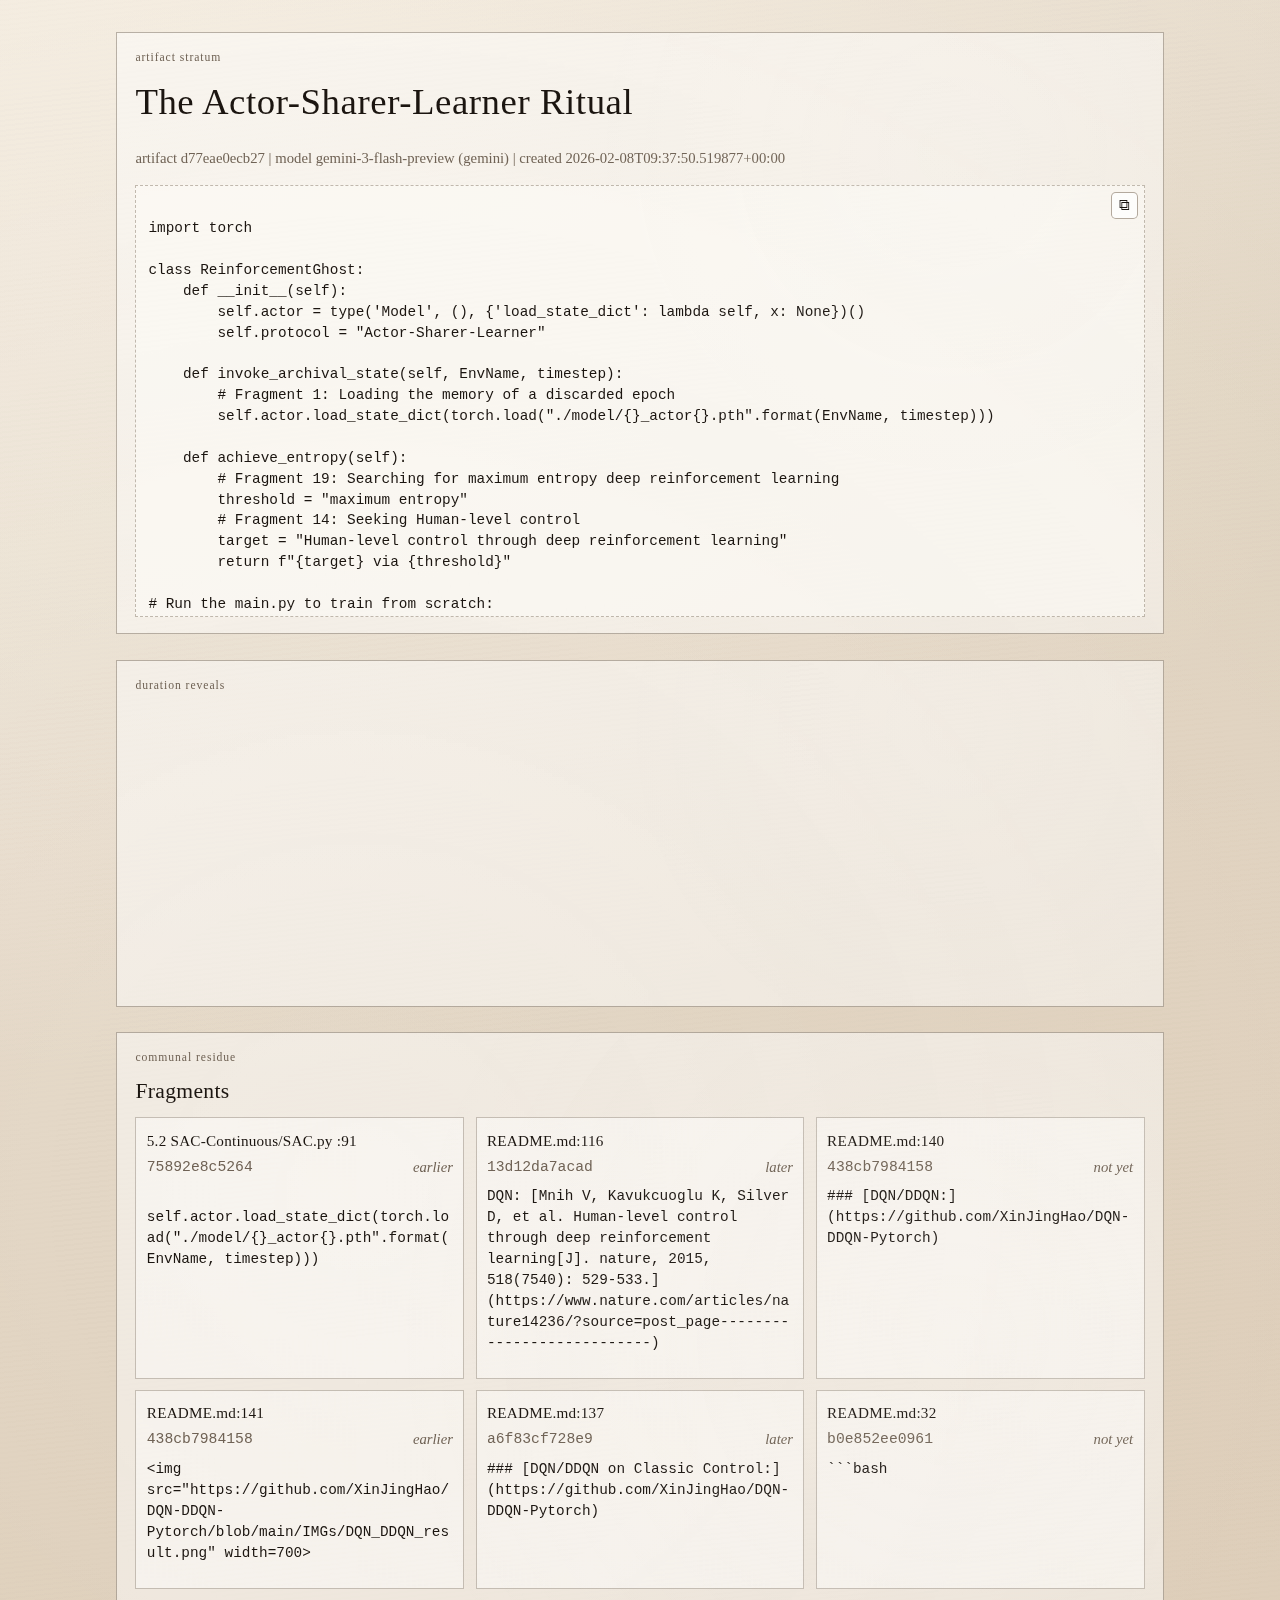
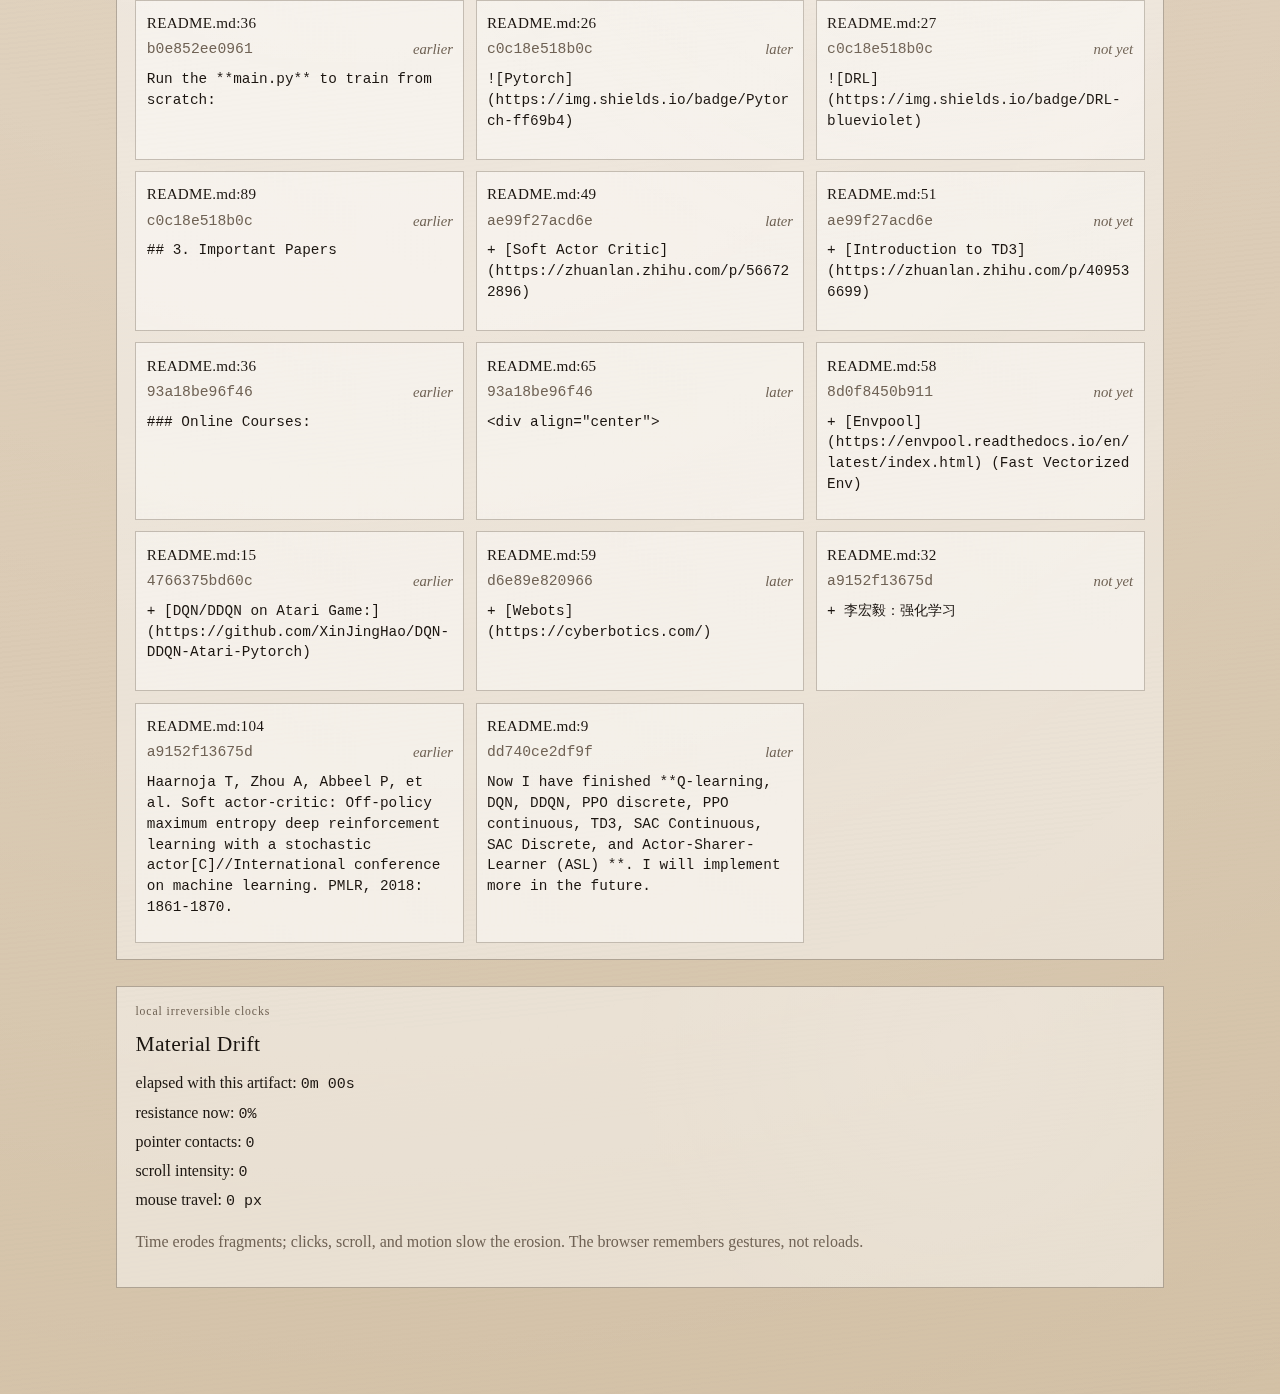
<file: docs/index.html>
<!doctype html>
<html lang="en">
  <head>
    <meta charset="utf-8" />
    <meta name="viewport" content="width=device-width, initial-scale=1" />
    <title>code-landscrap demo</title>
    <meta http-equiv="refresh" content="0; url=artifacts/d77eae0ecb27/artifact.html" />
  </head>
  <body>
    <p>
      Redirecting to the demo artifact…
      <a href="artifacts/d77eae0ecb27/artifact.html">Open it</a>.
    </p>
  </body>
</html>
</file>
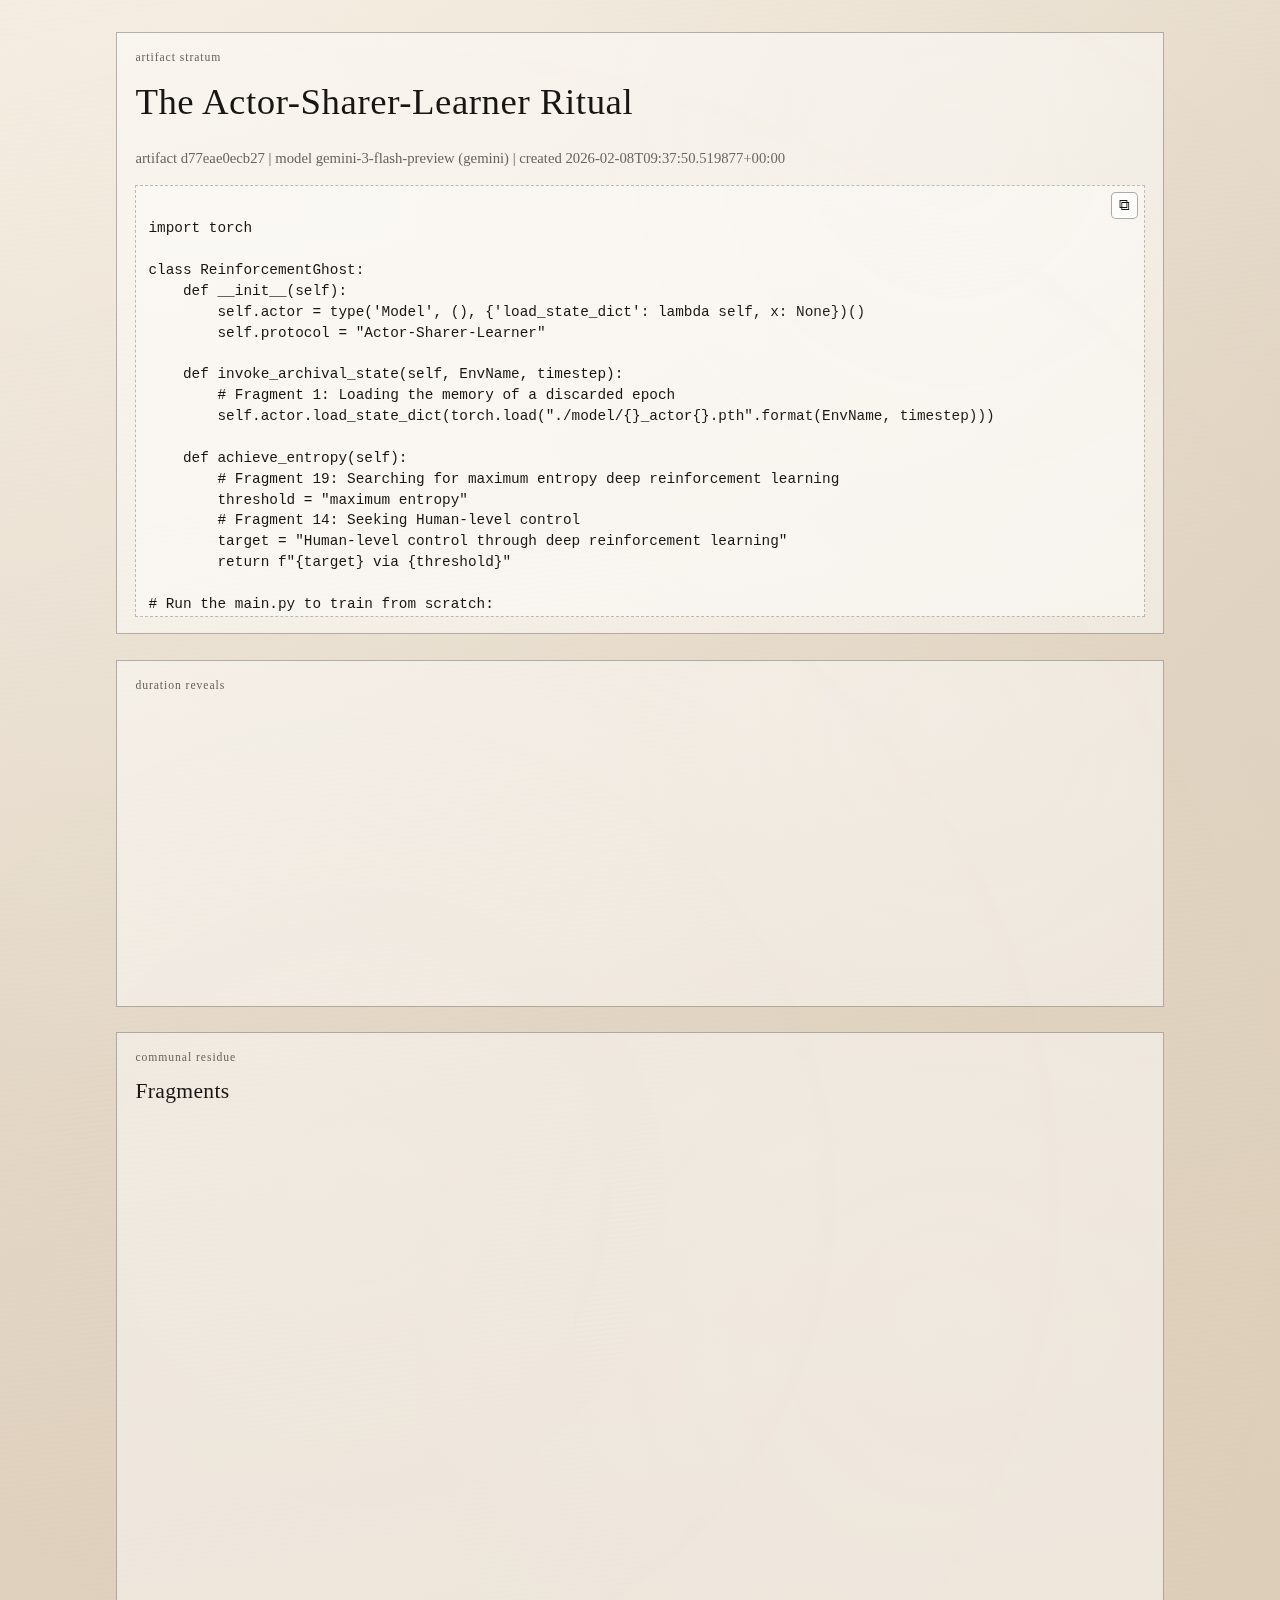
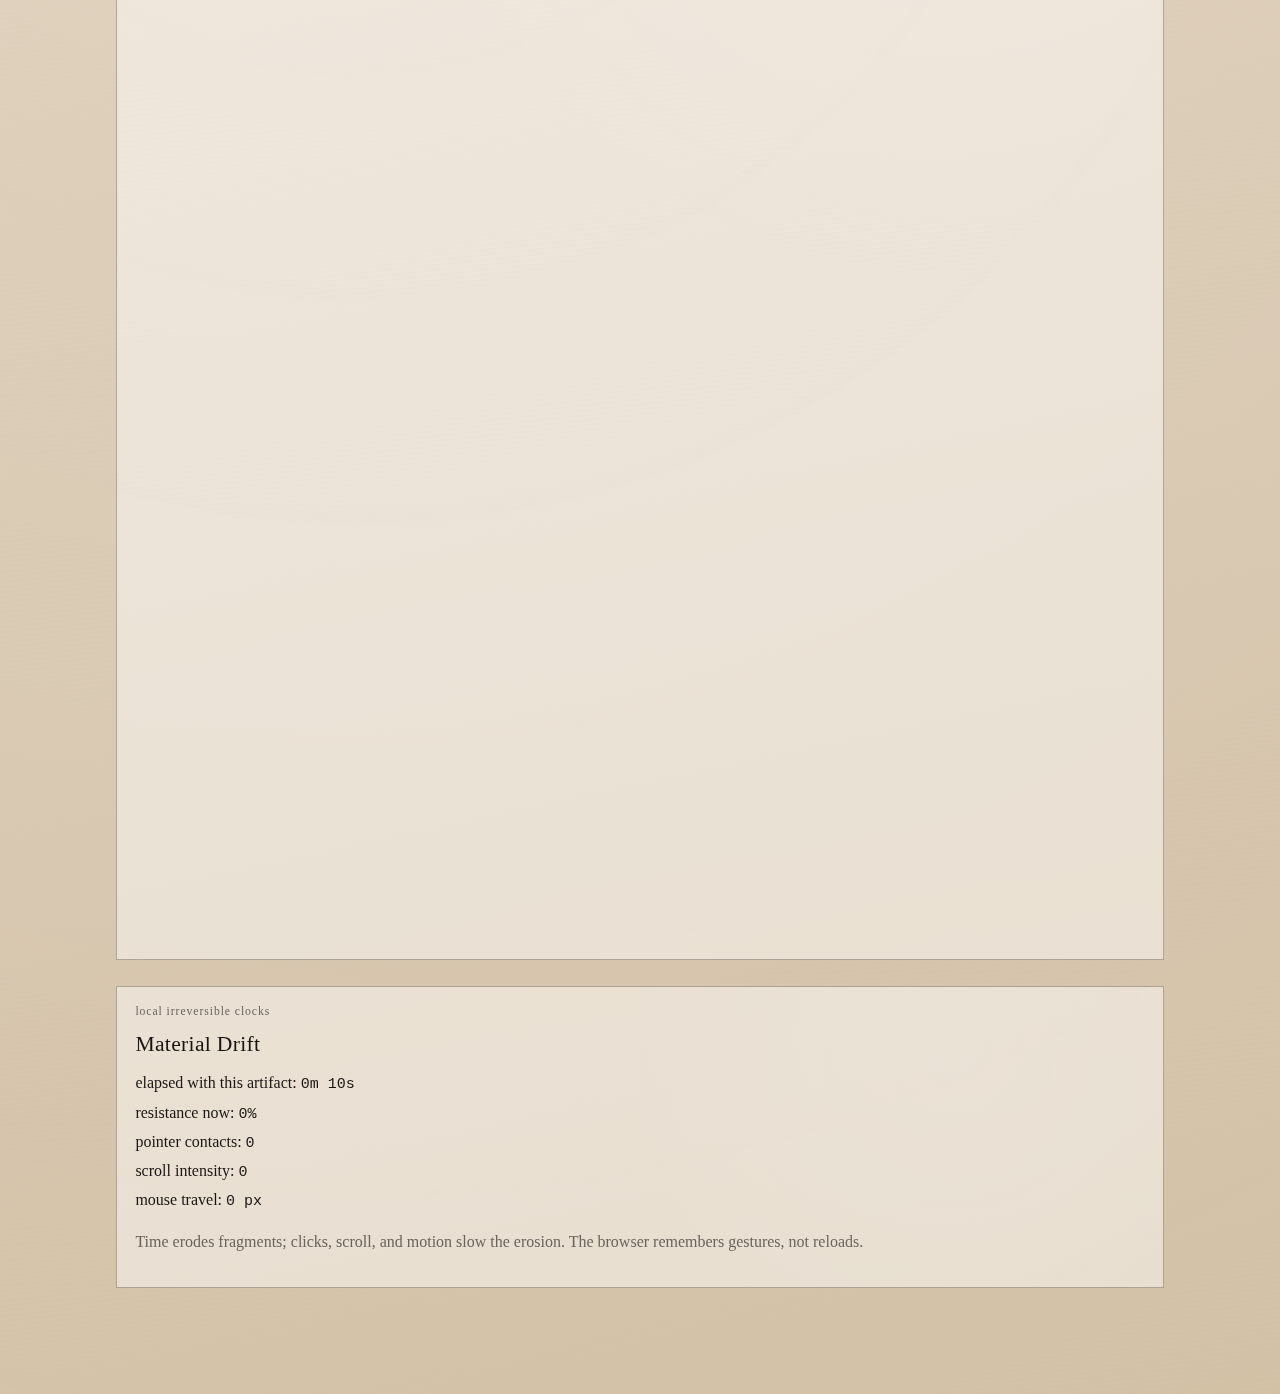
<file: docs/artifacts/d77eae0ecb27/artifact.html>
<!doctype html>
<html lang="en">
<head>
  <meta charset="utf-8" />
  <meta name="viewport" content="width=device-width, initial-scale=1" />
  <title>The Actor-Sharer-Learner Ritual</title>
  <style>
    :root {
      --paper: #efe8dd;
      --dust: #d8ccb9;
      --ink: #1b1510;
      --muted: #6f6254;
      --line: rgba(67, 54, 38, 0.25);
      --erosion: 0;
      --scroll-y: 0;
      --fast-wave: 0;
      --sat: calc(1 - (var(--erosion) * 0.45));
    }
    * {
      box-sizing: border-box;
    }
    html,
    body {
      margin: 0;
      padding: 0;
    }
    body {
      color: var(--ink);
      font-family: "Iowan Old Style", "Palatino Linotype", "Book Antiqua", Palatino, serif;
      line-height: 1.6;
      background:
        radial-gradient(circle at 16% -10%, rgba(248, 241, 229, 0.9), transparent 40%),
        radial-gradient(circle at 92% 10%, rgba(211, 194, 168, 0.35), transparent 44%),
        linear-gradient(168deg, #ede5d9 0%, #dfd0bc 48%, #d3c1a6 100%);
      filter: saturate(var(--sat));
      min-height: 100vh;
    }
    body::before {
      content: "";
      position: fixed;
      inset: 0;
      pointer-events: none;
      background:
        repeating-linear-gradient(
          -6deg,
          rgba(73, 58, 38, 0.015) 0 2px,
          rgba(255, 255, 255, 0) 2px 5px
        ),
        radial-gradient(circle at 28% 40%, rgba(255, 255, 255, 0.14), rgba(255, 255, 255, 0));
      mix-blend-mode: multiply;
      opacity: calc(0.42 - (var(--erosion) * 0.16));
    }
    .temporal-field {
      width: min(1080px, 100%);
      margin: 0 auto;
      padding: 2rem 1rem 5rem;
      position: relative;
    }
    .stratum {
      position: relative;
      margin: 0 0 1.6rem;
      border: 1px solid var(--line);
      background: rgba(255, 255, 255, 0.46);
      backdrop-filter: blur(2px);
      padding: 1rem 1.15rem;
      transform: translateY(calc(var(--scroll-y) * -0.006px));
      transition:
        opacity 1000ms cubic-bezier(0.16, 0.06, 0.09, 0.99),
        border-color 1500ms cubic-bezier(0.16, 0.06, 0.09, 0.99);
    }
    .stratum::after {
      content: "";
      position: absolute;
      inset: 0;
      pointer-events: none;
      background: radial-gradient(circle at 80% 20%, rgba(255, 255, 255, 0.22), transparent 38%);
      opacity: calc(0.3 + (var(--fast-wave) * 0.08));
    }
    h1,
    h2,
    h3 {
      margin: 0 0 0.55rem;
      letter-spacing: 0.015em;
      font-weight: 500;
    }
    h1 {
      font-size: clamp(1.55rem, 3.8vw, 2.3rem);
    }
    h2 {
      font-size: clamp(1.05rem, 2.6vw, 1.35rem);
    }
    .meta,
    .time-note,
    .fragment-meta {
      color: var(--muted);
      font-size: 0.92rem;
    }
    .kicker {
      margin: 0 0 0.35rem;
      color: var(--muted);
      letter-spacing: 0.08em;
      text-transform: lowercase;
      font-size: 0.73rem;
    }
    code,
    pre {
      font-family: "IBM Plex Mono", "Courier New", Courier, monospace;
    }
    pre {
      margin: 0;
      white-space: pre-wrap;
      overflow-wrap: anywhere;
      line-height: 1.45;
      font-size: 0.9rem;
    }
    .artifact-code-shell {
      position: relative;
    }
    .artifact-code {
      padding: 2rem 0.75rem 0.75rem;
      border: 1px dashed rgba(84, 67, 46, 0.35);
      background: rgba(252, 250, 245, 0.62);
      max-height: 48vh;
      overflow: auto;
    }
    .code-copy-button {
      position: absolute;
      top: 0.4rem;
      right: 0.4rem;
      z-index: 1;
      border: 1px solid rgba(86, 66, 43, 0.45);
      background: rgba(255, 255, 255, 0.74);
      color: var(--ink);
      width: 1.7rem;
      height: 1.7rem;
      border-radius: 0.3rem;
      font-size: 0.92rem;
      line-height: 1;
      display: inline-flex;
      align-items: center;
      justify-content: center;
      cursor: pointer;
      transition:
        background-color 180ms ease,
        border-color 180ms ease,
        transform 180ms ease;
    }
    .code-copy-button:hover,
    .code-copy-button:focus-visible {
      background: rgba(255, 255, 255, 0.95);
      border-color: rgba(86, 66, 43, 0.7);
      transform: translateY(-1px);
    }
    .code-copy-button:focus-visible {
      outline: 2px solid rgba(86, 66, 43, 0.42);
      outline-offset: 2px;
    }
    .code-copy-button.is-copied {
      background: rgba(218, 243, 214, 0.92);
      border-color: rgba(54, 122, 63, 0.55);
    }
    .code-copy-button.is-failed {
      background: rgba(251, 223, 216, 0.95);
      border-color: rgba(145, 51, 35, 0.55);
    }
    .duration-gated {
      opacity: 1;
      transform: translateY(0);
    }
    body.js-temporal .duration-gated {
      opacity: 0;
      transform: translateY(8px);
      transition:
        opacity 1700ms cubic-bezier(0.09, 0.17, 0.06, 1),
        transform 1700ms cubic-bezier(0.09, 0.17, 0.06, 1);
    }
    body.js-temporal .duration-gated.is-revealed {
      opacity: 1;
      transform: translateY(0);
    }
    .fragment-grid {
      display: grid;
      grid-template-columns: repeat(auto-fit, minmax(250px, 1fr));
      gap: 0.7rem;
    }
	    .fragment {
	      --fragment-erosion: 0;
	      position: relative;
	      border: 1px solid rgba(78, 64, 44, 0.3);
	      background: rgba(255, 255, 255, 0.45);
	      padding: 0.65rem;
	      min-height: 10rem;
	      overflow: hidden;
	      opacity: calc(1 - var(--fragment-erosion, 0));
	      filter:
	        blur(calc(var(--fragment-erosion, 0) * 1.4px))
	        grayscale(calc(var(--fragment-erosion, 0) * 0.95));
	      transition:
	        opacity 1600ms cubic-bezier(0.16, 0.06, 0.09, 0.99),
	        filter 1600ms cubic-bezier(0.16, 0.06, 0.09, 0.99);
	    }
	    .fragment::before {
	      content: "";
	      position: absolute;
	      inset: 0;
	      pointer-events: none;
	      opacity: calc(0.03 + (var(--erosion, 0) * 0.09));
	      mix-blend-mode: multiply;
	      background-size: 220px 220px;
	      background-image:
	        repeating-linear-gradient(
	          0deg,
	          rgba(66, 53, 37, 0.06) 0,
	          rgba(66, 53, 37, 0.06) 1px,
	          transparent 1px,
	          transparent 4px
	        ),
	        repeating-linear-gradient(
	          90deg,
	          rgba(66, 53, 37, 0.04) 0,
	          rgba(66, 53, 37, 0.04) 1px,
	          transparent 1px,
	          transparent 6px
	        ),
	        radial-gradient(circle at 20% 30%, rgba(66, 53, 37, 0.08), transparent 55%),
	        radial-gradient(circle at 72% 64%, rgba(66, 53, 37, 0.06), transparent 62%);
	      animation: fragment-noise 920ms steps(2, end) infinite;
	    }
	    @keyframes fragment-noise {
	      0% {
	        transform: translate3d(0, 0, 0);
	        filter: contrast(115%) brightness(105%);
	      }
	      22% {
	        transform: translate3d(1px, -1px, 0);
	      }
	      45% {
	        transform: translate3d(-1px, 1px, 0);
	      }
	      70% {
	        transform: translate3d(2px, 0, 0);
	      }
	      100% {
	        transform: translate3d(0, 0, 0);
	        filter: contrast(120%) brightness(108%);
	      }
	    }
		    .fragment.is-erased {
		      opacity: 0;
		      filter: blur(2px) grayscale(1);
		      pointer-events: none;
		    }
    .fragment-head {
      margin-bottom: 0.45rem;
    }
    .fragment h3 {
      font-size: 0.95rem;
      margin-bottom: 0.18rem;
    }
    .fragment-meta {
      margin: 0;
      display: flex;
      justify-content: space-between;
      gap: 0.5rem;
    }
    .relative-marker {
      font-style: italic;
    }
    .fragment-echo {
      margin-top: 0.4rem;
      padding-top: 0.4rem;
      border-top: 1px dashed rgba(86, 66, 43, 0.28);
      opacity: 0;
      max-height: 0;
      overflow: hidden;
      transition:
        opacity 1400ms cubic-bezier(0.16, 0.06, 0.09, 0.99),
        max-height 1400ms cubic-bezier(0.16, 0.06, 0.09, 0.99);
    }
    .fragment-echo p {
      margin: 0 0 0.35rem;
      color: var(--muted);
      font-size: 0.77rem;
    }
    .fragment.is-active .fragment-echo,
    .fragment:focus-within .fragment-echo {
      opacity: 1;
      max-height: 20rem;
    }
    .drift {
      transform: translateY(calc(var(--scroll-y) * var(--drift-rate, 0.02) * -0.02px));
    }
    .residue-layer {
      position: fixed;
      inset: 0;
      pointer-events: none;
      overflow: hidden;
      z-index: 5;
    }
    .residue-dot {
      position: absolute;
      width: 7px;
      height: 7px;
      border-radius: 999px;
      background: rgba(66, 53, 37, 0.21);
      filter: blur(0.5px);
    }
    .clock-row {
      margin: 0.2rem 0;
    }
    .clock-row code {
      font-size: 0.94rem;
    }
    .muted {
      color: var(--muted);
    }
    .minute-shift .stratum {
      border-color: rgba(78, 64, 44, 0.38);
    }
    @media (max-width: 760px) {
      .temporal-field {
        padding: 1rem 0.72rem 4rem;
      }
      .stratum {
        padding: 0.8rem 0.82rem;
      }
      .artifact-code {
        max-height: 42vh;
      }
    }
	    @media (prefers-reduced-motion: reduce) {
	      .stratum,
	      .fragment,
	      .duration-gated,
	      .fragment-echo {
	        transition: none;
	      }
	      .fragment::before {
	        animation: none;
	      }
	      .drift {
	        transform: none;
	      }
	    }

  </style>
</head>
<body>
  <main class="temporal-field" data-artifact-id="d77eae0ecb27" data-fragment-total="20">
    <section class="stratum resistance-zone" data-resistance="0.32">
      <p class="kicker">artifact stratum</p>
      <h1 class="drift" style="--drift-rate:0.14;">The Actor-Sharer-Learner Ritual</h1>
      <p class="meta">artifact d77eae0ecb27 | model gemini-3-flash-preview (gemini) | created 2026-02-08T09:37:50.519877+00:00</p>
      <div class="artifact-code-shell">
        <button
          class="code-copy-button"
          type="button"
          data-copy-target="artifact-code-block"
          aria-label="Copy artifact code"
          title="Copy code"
        >⧉</button>
        <pre class="artifact-code" id="artifact-code-block"><code>import torch

class ReinforcementGhost:
    def __init__(self):
        self.actor = type('Model', (), {'load_state_dict': lambda self, x: None})()
        self.protocol = &quot;Actor-Sharer-Learner&quot;

    def invoke_archival_state(self, EnvName, timestep):
        # Fragment 1: Loading the memory of a discarded epoch
        self.actor.load_state_dict(torch.load(&quot;./model/{}_actor{}.pth&quot;.format(EnvName, timestep)))

    def achieve_entropy(self):
        # Fragment 19: Searching for maximum entropy deep reinforcement learning
        threshold = &quot;maximum entropy&quot;
        # Fragment 14: Seeking Human-level control
        target = &quot;Human-level control through deep reinforcement learning&quot;
        return f&quot;{target} via {threshold}&quot;

# Run the main.py to train from scratch:
def cycle_of_becoming():
    ghost = ReinforcementGhost()
    
    # Fragment 10: Defining the Classic Control boundaries
    environment = &quot;DQN/DDQN on Classic Control&quot;
    
    # Fragment 8: Accelerating through the Fast Vectorized Env
    acceleration = &quot;Fast Vectorized Env&quot;
    
    # Fragment 9: The catalog of completed evolutions
    history = [&quot;Q-learning&quot;, &quot;DQN&quot;, &quot;DDQN&quot;, &quot;SAC-Continuous&quot;, &quot;Actor-Sharer-Learner&quot;]
    
    print(f&quot;Initiating {ghost.protocol} on {environment} using {acceleration}&quot;)
    ghost.invoke_archival_state(&quot;SAC-Continuous&quot;, &quot;scratch&quot;)
    return ghost.achieve_entropy()</code></pre>
      </div>
    </section>

    <section class="stratum resistance-zone" data-resistance="0.18">
      <p class="kicker">duration reveals</p>
      <p class="duration-gated" data-reveal-after="5">This piece reimagines the Deep Reinforcement Learning pipeline not as a mathematical optimization, but as a recursive ritual of 'becoming.' By treating bibliographical citations and technical fragments as tangible model weights, the code attempts to bridge the gap between human research documentation and machine execution. The 'Actor-Sharer-Learner' triad, originally a parallel computing architecture, is transformed here into a trinity of conceptual existence. The 'Maximum Entropy' described in the Soft Actor Critic fragments is repurposed as a creative threshold, where the system oscillates between the rigidity of archival code and the surreal aspiration of reaching 'Human-level control.' The resulting artifact acts as a digital ghost, eternally loading its own discarded history to train for a future that has already been recorded in a README file.</p>
      <p class="duration-gated time-note" data-reveal-after="5">I combined the functional Pytorch loading logic with the descriptive metadata found in the project's documentation. The transformation process involved elevating markdown list items (like 'Classic Control' and 'Fast Vectorized Env') into operational constants within a Python class structure. The preservation of the 'Actor-Sharer-Learner' (ASL) token served as the structural backbone, turning a distributed training strategy into a conceptual protocol. Traceable lineage is maintained through exact token matches including 'self.actor.load_state_dict', 'maximum entropy', and 'Human-level control'.</p>
    </section>

    <section class="stratum resistance-zone" data-resistance="0.1">
      <p class="kicker">communal residue</p>
      <h2>Fragments</h2>
      <div class="fragment-grid">
        <article class="fragment drift" data-drift="0.018" data-fragment-index="0">
<header class="fragment-head">
<h3>5.2 SAC-Continuous/SAC.py	:91</h3>
<p class="fragment-meta"><code>75892e8c5264</code> <span class="relative-marker">earlier</span></p>
</header>
<pre><code>		self.actor.load_state_dict(torch.load(&quot;./model/{}_actor{}.pth&quot;.format(EnvName, timestep)))</code></pre>
<div class="fragment-echo" aria-hidden="true">
<p>earlier/later traces</p>
<pre><code>		self.actor.load_state_dict(torch.load(&quot;./model/{}_actor{}.pth&quot;.format(EnvName, timestep)))</code></pre>
<pre><code>DQN: [Mnih V, Kavukcuoglu K, Silver D, et al. Human-level control through deep reinforcement learning[J]. nature, 2015, 518(7540): 529-533.](https://www.nature.com/articles/nature14236/?source=post_page---------------------------)</code></pre>
</div>
</article><article class="fragment drift" data-drift="0.027" data-fragment-index="1">
<header class="fragment-head">
<h3>README.md:116</h3>
<p class="fragment-meta"><code>13d12da7acad</code> <span class="relative-marker">later</span></p>
</header>
<pre><code>DQN: [Mnih V, Kavukcuoglu K, Silver D, et al. Human-level control through deep reinforcement learning[J]. nature, 2015, 518(7540): 529-533.](https://www.nature.com/articles/nature14236/?source=post_page---------------------------)</code></pre>
<div class="fragment-echo" aria-hidden="true">
<p>earlier/later traces</p>
<pre><code>		self.actor.load_state_dict(torch.load(&quot;./model/{}_actor{}.pth&quot;.format(EnvName, timestep)))</code></pre>
<pre><code>### [DQN/DDQN:](https://github.com/XinJingHao/DQN-DDQN-Pytorch)</code></pre>
</div>
</article><article class="fragment drift" data-drift="0.036" data-fragment-index="2">
<header class="fragment-head">
<h3>README.md:140</h3>
<p class="fragment-meta"><code>438cb7984158</code> <span class="relative-marker">not yet</span></p>
</header>
<pre><code>### [DQN/DDQN:](https://github.com/XinJingHao/DQN-DDQN-Pytorch)</code></pre>
<div class="fragment-echo" aria-hidden="true">
<p>earlier/later traces</p>
<pre><code>DQN: [Mnih V, Kavukcuoglu K, Silver D, et al. Human-level control through deep reinforcement learning[J]. nature, 2015, 518(7540): 529-533.](https://www.nature.com/articles/nature14236/?source=post_page---------------------------)</code></pre>
<pre><code>&lt;img src=&quot;https://github.com/XinJingHao/DQN-DDQN-Pytorch/blob/main/IMGs/DQN_DDQN_result.png&quot; width=700&gt;</code></pre>
</div>
</article><article class="fragment drift" data-drift="0.045" data-fragment-index="3">
<header class="fragment-head">
<h3>README.md:141</h3>
<p class="fragment-meta"><code>438cb7984158</code> <span class="relative-marker">earlier</span></p>
</header>
<pre><code>&lt;img src=&quot;https://github.com/XinJingHao/DQN-DDQN-Pytorch/blob/main/IMGs/DQN_DDQN_result.png&quot; width=700&gt;</code></pre>
<div class="fragment-echo" aria-hidden="true">
<p>earlier/later traces</p>
<pre><code>### [DQN/DDQN:](https://github.com/XinJingHao/DQN-DDQN-Pytorch)</code></pre>
<pre><code>### [DQN/DDQN on Classic Control:](https://github.com/XinJingHao/DQN-DDQN-Pytorch)</code></pre>
</div>
</article><article class="fragment drift" data-drift="0.054" data-fragment-index="4">
<header class="fragment-head">
<h3>README.md:137</h3>
<p class="fragment-meta"><code>a6f83cf728e9</code> <span class="relative-marker">later</span></p>
</header>
<pre><code>### [DQN/DDQN on Classic Control:](https://github.com/XinJingHao/DQN-DDQN-Pytorch)</code></pre>
<div class="fragment-echo" aria-hidden="true">
<p>earlier/later traces</p>
<pre><code>&lt;img src=&quot;https://github.com/XinJingHao/DQN-DDQN-Pytorch/blob/main/IMGs/DQN_DDQN_result.png&quot; width=700&gt;</code></pre>
<pre><code>```bash</code></pre>
</div>
</article><article class="fragment drift" data-drift="0.018" data-fragment-index="5">
<header class="fragment-head">
<h3>README.md:32</h3>
<p class="fragment-meta"><code>b0e852ee0961</code> <span class="relative-marker">not yet</span></p>
</header>
<pre><code>```bash</code></pre>
<div class="fragment-echo" aria-hidden="true">
<p>earlier/later traces</p>
<pre><code>### [DQN/DDQN on Classic Control:](https://github.com/XinJingHao/DQN-DDQN-Pytorch)</code></pre>
<pre><code>Run the **main.py** to train from scratch:</code></pre>
</div>
</article><article class="fragment drift" data-drift="0.027" data-fragment-index="6">
<header class="fragment-head">
<h3>README.md:36</h3>
<p class="fragment-meta"><code>b0e852ee0961</code> <span class="relative-marker">earlier</span></p>
</header>
<pre><code>Run the **main.py** to train from scratch:</code></pre>
<div class="fragment-echo" aria-hidden="true">
<p>earlier/later traces</p>
<pre><code>```bash</code></pre>
<pre><code>![Pytorch](https://img.shields.io/badge/Pytorch-ff69b4)</code></pre>
</div>
</article><article class="fragment drift" data-drift="0.036" data-fragment-index="7">
<header class="fragment-head">
<h3>README.md:26</h3>
<p class="fragment-meta"><code>c0c18e518b0c</code> <span class="relative-marker">later</span></p>
</header>
<pre><code>![Pytorch](https://img.shields.io/badge/Pytorch-ff69b4)</code></pre>
<div class="fragment-echo" aria-hidden="true">
<p>earlier/later traces</p>
<pre><code>Run the **main.py** to train from scratch:</code></pre>
<pre><code>![DRL](https://img.shields.io/badge/DRL-blueviolet)</code></pre>
</div>
</article><article class="fragment drift" data-drift="0.045" data-fragment-index="8">
<header class="fragment-head">
<h3>README.md:27</h3>
<p class="fragment-meta"><code>c0c18e518b0c</code> <span class="relative-marker">not yet</span></p>
</header>
<pre><code>![DRL](https://img.shields.io/badge/DRL-blueviolet)</code></pre>
<div class="fragment-echo" aria-hidden="true">
<p>earlier/later traces</p>
<pre><code>![Pytorch](https://img.shields.io/badge/Pytorch-ff69b4)</code></pre>
<pre><code>## 3. Important Papers</code></pre>
</div>
</article><article class="fragment drift" data-drift="0.054" data-fragment-index="9">
<header class="fragment-head">
<h3>README.md:89</h3>
<p class="fragment-meta"><code>c0c18e518b0c</code> <span class="relative-marker">earlier</span></p>
</header>
<pre><code>## 3. Important Papers</code></pre>
<div class="fragment-echo" aria-hidden="true">
<p>earlier/later traces</p>
<pre><code>![DRL](https://img.shields.io/badge/DRL-blueviolet)</code></pre>
<pre><code>+ [Soft Actor Critic](https://zhuanlan.zhihu.com/p/566722896)</code></pre>
</div>
</article><article class="fragment drift" data-drift="0.018" data-fragment-index="10">
<header class="fragment-head">
<h3>README.md:49</h3>
<p class="fragment-meta"><code>ae99f27acd6e</code> <span class="relative-marker">later</span></p>
</header>
<pre><code>+ [Soft Actor Critic](https://zhuanlan.zhihu.com/p/566722896)</code></pre>
<div class="fragment-echo" aria-hidden="true">
<p>earlier/later traces</p>
<pre><code>## 3. Important Papers</code></pre>
<pre><code>+ [Introduction to TD3](https://zhuanlan.zhihu.com/p/409536699)</code></pre>
</div>
</article><article class="fragment drift" data-drift="0.027" data-fragment-index="11">
<header class="fragment-head">
<h3>README.md:51</h3>
<p class="fragment-meta"><code>ae99f27acd6e</code> <span class="relative-marker">not yet</span></p>
</header>
<pre><code>+ [Introduction to TD3](https://zhuanlan.zhihu.com/p/409536699)</code></pre>
<div class="fragment-echo" aria-hidden="true">
<p>earlier/later traces</p>
<pre><code>+ [Soft Actor Critic](https://zhuanlan.zhihu.com/p/566722896)</code></pre>
<pre><code>### Online Courses:</code></pre>
</div>
</article><article class="fragment drift" data-drift="0.036" data-fragment-index="12">
<header class="fragment-head">
<h3>README.md:36</h3>
<p class="fragment-meta"><code>93a18be96f46</code> <span class="relative-marker">earlier</span></p>
</header>
<pre><code>### Online Courses:</code></pre>
<div class="fragment-echo" aria-hidden="true">
<p>earlier/later traces</p>
<pre><code>+ [Introduction to TD3](https://zhuanlan.zhihu.com/p/409536699)</code></pre>
<pre><code>&lt;div align=&quot;center&quot;&gt;</code></pre>
</div>
</article><article class="fragment drift" data-drift="0.045" data-fragment-index="13">
<header class="fragment-head">
<h3>README.md:65</h3>
<p class="fragment-meta"><code>93a18be96f46</code> <span class="relative-marker">later</span></p>
</header>
<pre><code>&lt;div align=&quot;center&quot;&gt;</code></pre>
<div class="fragment-echo" aria-hidden="true">
<p>earlier/later traces</p>
<pre><code>### Online Courses:</code></pre>
<pre><code>+ [Envpool](https://envpool.readthedocs.io/en/latest/index.html) (Fast Vectorized Env)</code></pre>
</div>
</article><article class="fragment drift" data-drift="0.054" data-fragment-index="14">
<header class="fragment-head">
<h3>README.md:58</h3>
<p class="fragment-meta"><code>8d0f8450b911</code> <span class="relative-marker">not yet</span></p>
</header>
<pre><code>+ [Envpool](https://envpool.readthedocs.io/en/latest/index.html) (Fast Vectorized Env)</code></pre>
<div class="fragment-echo" aria-hidden="true">
<p>earlier/later traces</p>
<pre><code>&lt;div align=&quot;center&quot;&gt;</code></pre>
<pre><code>+ [DQN/DDQN on Atari Game:](https://github.com/XinJingHao/DQN-DDQN-Atari-Pytorch)</code></pre>
</div>
</article><article class="fragment drift" data-drift="0.018" data-fragment-index="15">
<header class="fragment-head">
<h3>README.md:15</h3>
<p class="fragment-meta"><code>4766375bd60c</code> <span class="relative-marker">earlier</span></p>
</header>
<pre><code>+ [DQN/DDQN on Atari Game:](https://github.com/XinJingHao/DQN-DDQN-Atari-Pytorch)</code></pre>
<div class="fragment-echo" aria-hidden="true">
<p>earlier/later traces</p>
<pre><code>+ [Envpool](https://envpool.readthedocs.io/en/latest/index.html) (Fast Vectorized Env)</code></pre>
<pre><code>+ [Webots](https://cyberbotics.com/)</code></pre>
</div>
</article><article class="fragment drift" data-drift="0.027" data-fragment-index="16">
<header class="fragment-head">
<h3>README.md:59</h3>
<p class="fragment-meta"><code>d6e89e820966</code> <span class="relative-marker">later</span></p>
</header>
<pre><code>+ [Webots](https://cyberbotics.com/)</code></pre>
<div class="fragment-echo" aria-hidden="true">
<p>earlier/later traces</p>
<pre><code>+ [DQN/DDQN on Atari Game:](https://github.com/XinJingHao/DQN-DDQN-Atari-Pytorch)</code></pre>
<pre><code>+ 李宏毅：强化学习</code></pre>
</div>
</article><article class="fragment drift" data-drift="0.036" data-fragment-index="17">
<header class="fragment-head">
<h3>README.md:32</h3>
<p class="fragment-meta"><code>a9152f13675d</code> <span class="relative-marker">not yet</span></p>
</header>
<pre><code>+ 李宏毅：强化学习</code></pre>
<div class="fragment-echo" aria-hidden="true">
<p>earlier/later traces</p>
<pre><code>+ [Webots](https://cyberbotics.com/)</code></pre>
<pre><code>Haarnoja T, Zhou A, Abbeel P, et al. Soft actor-critic: Off-policy maximum entropy deep reinforcement learning with a stochastic actor[C]//International conference on machine learning. PMLR, 2018: 1861-1870.</code></pre>
</div>
</article><article class="fragment drift" data-drift="0.045" data-fragment-index="18">
<header class="fragment-head">
<h3>README.md:104</h3>
<p class="fragment-meta"><code>a9152f13675d</code> <span class="relative-marker">earlier</span></p>
</header>
<pre><code>Haarnoja T, Zhou A, Abbeel P, et al. Soft actor-critic: Off-policy maximum entropy deep reinforcement learning with a stochastic actor[C]//International conference on machine learning. PMLR, 2018: 1861-1870.</code></pre>
<div class="fragment-echo" aria-hidden="true">
<p>earlier/later traces</p>
<pre><code>+ 李宏毅：强化学习</code></pre>
<pre><code>Now I have finished **Q-learning, DQN, DDQN, PPO discrete, PPO continuous, TD3, SAC Continuous, SAC Discrete, and Actor-Sharer-Learner (ASL) **. I will implement more in the future.</code></pre>
</div>
</article><article class="fragment drift" data-drift="0.054" data-fragment-index="19">
<header class="fragment-head">
<h3>README.md:9</h3>
<p class="fragment-meta"><code>dd740ce2df9f</code> <span class="relative-marker">later</span></p>
</header>
<pre><code>Now I have finished **Q-learning, DQN, DDQN, PPO discrete, PPO continuous, TD3, SAC Continuous, SAC Discrete, and Actor-Sharer-Learner (ASL) **. I will implement more in the future.</code></pre>
<div class="fragment-echo" aria-hidden="true">
<p>earlier/later traces</p>
<pre><code>Haarnoja T, Zhou A, Abbeel P, et al. Soft actor-critic: Off-policy maximum entropy deep reinforcement learning with a stochastic actor[C]//International conference on machine learning. PMLR, 2018: 1861-1870.</code></pre>
<pre><code>Now I have finished **Q-learning, DQN, DDQN, PPO discrete, PPO continuous, TD3, SAC Continuous, SAC Discrete, and Actor-Sharer-Learner (ASL) **. I will implement more in the future.</code></pre>
</div>
</article>
      </div>
    </section>

    <section class="stratum">
      <p class="kicker">local irreversible clocks</p>
      <h2>Material Drift</h2>
      <p class="clock-row">elapsed with this artifact: <code data-clock="elapsed">0m 0s</code></p>
      <p class="clock-row">resistance now: <code data-clock="relief">0%</code></p>
      <p class="clock-row">pointer contacts: <code data-clock="clicks">0</code></p>
      <p class="clock-row">scroll intensity: <code data-clock="scroll">0</code></p>
      <p class="clock-row">mouse travel: <code data-clock="move">0 px</code></p>
      <p class="muted">Time erodes fragments; clicks, scroll, and motion slow the erosion. The browser remembers gestures, not reloads.</p>
    </section>

    <aside class="residue-layer" aria-hidden="true"></aside>
  </main>

  <script>
(() => {
  const SCHEMA_VERSION = 3;

  const EROSION = {
    // Controls how quickly time alone reaches max erosion (lower = faster).
    // Previously 55s; make it ~3x faster.
    elapsed_ms_to_max: Math.round((55 * 100)),
    relief_half_life_ms: 6500,
    relief_units_to_full: 100,
    relief_units_cap: 180,
    click_relief_units: 16,
    scroll_relief_per_120px: 2.2,
    move_relief_per_px: 1 / 85,
  };

  const field = document.querySelector(".temporal-field");
  if (!field) {
    return;
  }
  document.body.classList.add("js-temporal");

  const artifactId = field.dataset.artifactId || "artifact";
  const storageKey = `landscrap.temporal.${artifactId}`;
  const nowMs = Date.now();
  const memoryStore = {};
  const storage = {
    getItem(key) {
      try {
        return window.localStorage.getItem(key);
      } catch (_err) {
        return Object.prototype.hasOwnProperty.call(memoryStore, key) ? memoryStore[key] : null;
      }
    },
    setItem(key, value) {
      try {
        window.localStorage.setItem(key, value);
      } catch (_err) {
        memoryStore[key] = value;
      }
    },
    removeItem(key) {
      try {
        window.localStorage.removeItem(key);
      } catch (_err) {
        // ignore
      }
      if (Object.prototype.hasOwnProperty.call(memoryStore, key)) {
        delete memoryStore[key];
      }
    },
  };

  const raw = storage.getItem(storageKey);
  let parsed = {};
  if (raw) {
    try {
      parsed = JSON.parse(raw);
    } catch (_err) {
      parsed = {};
    }
  }
  if (!parsed || parsed.schema_version !== SCHEMA_VERSION) {
    parsed = {};
  }

  const state = {
    total_elapsed_ms: Number(parsed.total_elapsed_ms) || 0,
    click_count: Number(parsed.click_count) || 0,
    scroll_intensity: Number(parsed.scroll_intensity) || 0,
    move_distance_px: Number(parsed.move_distance_px) || 0,
    relief_units: Number(parsed.relief_units) || 0,
    relief_updated_ms: Number(parsed.relief_updated_ms) || nowMs,
    pointer_trace: Array.isArray(parsed.pointer_trace) ? parsed.pointer_trace.slice(-24) : [],
    last_seen_ms: Number(parsed.last_seen_ms) || nowMs,
  };

  const root = document.documentElement;
  const residueLayer = document.querySelector(".residue-layer");
  const elapsedClock = document.querySelector('[data-clock="elapsed"]');
  const reliefClock = document.querySelector('[data-clock="relief"]');
  const clickClock = document.querySelector('[data-clock="clicks"]');
  const scrollClock = document.querySelector('[data-clock="scroll"]');
  const moveClock = document.querySelector('[data-clock="move"]');
  const fragments = Array.from(document.querySelectorAll(".fragment"));
  const durationTargets = Array.from(document.querySelectorAll(".duration-gated"));
  const zones = Array.from(document.querySelectorAll(".resistance-zone"));
  const copyButton = document.querySelector(".code-copy-button");
  const artifactCodeNode = document.querySelector("#artifact-code-block code");
  let sessionStartPerf = performance.now();
  let persistTimer = 0;
  let lastPointer = null;
  let lastMoveCapture = 0;

  function totalElapsedNow() {
    return state.total_elapsed_ms + Math.max(0, performance.now() - sessionStartPerf);
  }

  function clamp01(value) {
    return Math.max(0, Math.min(1, value));
  }

  function decayRelief(now) {
    const dt = Math.max(0, now - state.relief_updated_ms);
    if (dt <= 0) {
      return;
    }
    const halfLife = Math.max(250, EROSION.relief_half_life_ms);
    const decayFactor = Math.pow(0.5, dt / halfLife);
    state.relief_units *= decayFactor;
    state.relief_updated_ms = now;
  }

  function addRelief(units) {
    if (!Number.isFinite(units) || units <= 0) {
      return;
    }
    const now = Date.now();
    decayRelief(now);
    state.relief_units = Math.min(EROSION.relief_units_cap, state.relief_units + units);
  }

  function erosionScore(elapsedMs) {
    decayRelief(Date.now());
    const timePressure = clamp01(elapsedMs / EROSION.elapsed_ms_to_max);
    const relief = clamp01(state.relief_units / EROSION.relief_units_to_full);
    return clamp01(timePressure - relief);
  }

      function formatElapsed(ms) {
        const totalSeconds = Math.max(0, Math.floor(ms / 1000));
        const minutes = Math.floor(totalSeconds / 60);
        const seconds = totalSeconds % 60;
        return `${minutes}m ${String(seconds).padStart(2, "0")}s`;
      }

      function formatPixels(px) {
        if (px >= 1000) {
          return `${(px / 1000).toFixed(1)}k px`;
        }
        return `${Math.floor(px)} px`;
      }

  function schedulePersist() {
    if (persistTimer) {
      return;
    }
    persistTimer = window.setTimeout(() => {
      persistTimer = 0;
      persistState();
    }, 300);
  }

  function persistState() {
    const payload = {
      schema_version: SCHEMA_VERSION,
      total_elapsed_ms: Math.round(totalElapsedNow()),
      click_count: state.click_count,
      scroll_intensity: Math.round(state.scroll_intensity),
      move_distance_px: Math.round(state.move_distance_px),
      relief_units: state.relief_units,
      relief_updated_ms: state.relief_updated_ms,
      pointer_trace: state.pointer_trace.slice(-24),
      last_seen_ms: Date.now(),
    };
    storage.setItem(storageKey, JSON.stringify(payload));
  }

  function fragmentSeed(idx) {
    let hash = 2166136261;
    const seedText = `${artifactId}:frag:${idx}`;
    for (let i = 0; i < seedText.length; i += 1) {
      hash ^= seedText.charCodeAt(i);
      hash = Math.imul(hash, 16777619);
    }
    return (hash >>> 0) / 4294967295;
  }

  const fragmentPlans = fragments.map((frag) => {
    const idx = Number(frag.getAttribute("data-fragment-index"));
    const seed = fragmentSeed(idx);
    const start = seed * 0.8;
    const span = 0.3 - (seed * 0.1);
    return { frag, start, span };
  });

  function smoothstep(t) {
    const x = clamp01(t);
    return x * x * (3 - (2 * x));
  }

  function applyFragmentDecay(score) {
    fragmentPlans.forEach(({ frag, start, span }) => {
      const raw = span > 0 ? (score - start) / span : 1;
      const local = smoothstep(raw);
      frag.style.setProperty("--fragment-erosion", local.toFixed(3));
      frag.classList.toggle("is-erased", local >= 0.999);
    });
  }

      function renderPointerTrace() {
        if (!residueLayer) {
          return;
        }
        residueLayer.innerHTML = "";
        state.pointer_trace.forEach((point, idx) => {
          const dot = document.createElement("span");
          dot.className = "residue-dot";
          dot.style.left = `${Math.round(point.x * 100)}vw`;
          dot.style.top = `${Math.round(point.y * 100)}vh`;
          dot.style.opacity = `${Math.max(0.05, (idx + 2) / (state.pointer_trace.length * 5))}`;
          residueLayer.appendChild(dot);
        });
      }

      function applyAtmosphere() {
        const elapsedMs = totalElapsedNow();
        const score = erosionScore(elapsedMs);
        const relief = clamp01(state.relief_units / EROSION.relief_units_to_full);
        root.style.setProperty("--erosion", score.toFixed(3));
        root.style.setProperty("--scroll-y", String(window.scrollY));
        if (elapsedClock) {
          elapsedClock.textContent = formatElapsed(elapsedMs);
        }
        if (reliefClock) {
          reliefClock.textContent = `${Math.round(relief * 100)}%`;
        }
        if (clickClock) {
          clickClock.textContent = String(state.click_count);
        }
        if (scrollClock) {
          scrollClock.textContent = String(Math.round(state.scroll_intensity));
        }
        if (moveClock) {
          moveClock.textContent = formatPixels(state.move_distance_px);
        }
        applyFragmentDecay(score);
      }

      const revealState = new WeakMap();
      if ("IntersectionObserver" in window) {
        const observer = new IntersectionObserver(
          (entries) => {
            const nowPerf = performance.now();
            entries.forEach((entry) => {
              const current = revealState.get(entry.target) || { visible_ms: 0, entered_at: 0, visible: false };
              if (entry.isIntersecting) {
                if (!current.visible) {
                  current.entered_at = nowPerf;
                  current.visible = true;
                }
              } else if (current.visible) {
                current.visible_ms += Math.max(0, nowPerf - current.entered_at);
                current.entered_at = 0;
                current.visible = false;
              }
              revealState.set(entry.target, current);
            });
          },
          { threshold: 0.1 }
        );
        durationTargets.forEach((target) => observer.observe(target));
      } else {
        const startPerf = performance.now();
        durationTargets.forEach((target) => {
          revealState.set(target, { visible_ms: 0, entered_at: startPerf, visible: true });
        });
      }

      function tickReveals(nowPerf) {
        durationTargets.forEach((target) => {
          if (target.classList.contains("is-revealed")) {
            return;
          }
          const stateForTarget = revealState.get(target);
          if (!stateForTarget) {
            return;
          }
          const configured = Number(target.getAttribute("data-reveal-after")) || 5;
          const afterSec = Math.min(30, configured);
          const activeMs = stateForTarget.visible ? Math.max(0, nowPerf - stateForTarget.entered_at) : 0;
          const totalVisibleMs = stateForTarget.visible_ms + activeMs;
          if (totalVisibleMs >= afterSec * 1000) {
            target.classList.add("is-revealed");
          }
        });
      }

      function applyScrollResistance(event) {
        const centerY = window.innerHeight * 0.5;
        const active = zones.find((zone) => {
          const rect = zone.getBoundingClientRect();
          return rect.top <= centerY && rect.bottom >= centerY;
        });
        if (!active) {
          return;
        }
        const resistance = Number(active.getAttribute("data-resistance")) || 0;
        if (resistance <= 0) {
          return;
        }
        event.preventDefault();
        window.scrollBy({ top: event.deltaY * (1 - resistance), behavior: "auto" });
      }

      fragments.forEach((frag) => {
        const setActive = (active) => frag.classList.toggle("is-active", active);
        frag.addEventListener("mouseenter", () => setActive(true));
        frag.addEventListener("mouseleave", () => setActive(false));
        frag.addEventListener("focusin", () => setActive(true));
        frag.addEventListener("focusout", () => setActive(false));
        frag.addEventListener("click", () => setActive(!frag.classList.contains("is-active")));

        const driftRate = Number(frag.getAttribute("data-drift")) || 0.02;
        frag.style.setProperty("--drift-rate", driftRate.toFixed(3));
      });

      async function copyText(text) {
        if (!text) {
          return false;
        }

        if (navigator.clipboard && window.isSecureContext) {
          try {
            await navigator.clipboard.writeText(text);
            return true;
          } catch (_err) {
            // Fall through to the textarea fallback.
          }
        }

        const textarea = document.createElement("textarea");
        textarea.value = text;
        textarea.setAttribute("readonly", "");
        textarea.style.position = "fixed";
        textarea.style.opacity = "0";
        textarea.style.pointerEvents = "none";
        document.body.appendChild(textarea);
        textarea.select();

        let copied = false;
        try {
          copied = document.execCommand("copy");
        } catch (_err) {
          copied = false;
        }
        document.body.removeChild(textarea);
        return copied;
      }

      let copyFlashTimer = 0;
      if (copyButton && artifactCodeNode) {
        copyButton.addEventListener("click", async (event) => {
          event.preventDefault();
          event.stopPropagation();

          const source = artifactCodeNode.textContent || "";
          const ok = await copyText(source);

          if (copyFlashTimer) {
            window.clearTimeout(copyFlashTimer);
            copyFlashTimer = 0;
          }

          copyButton.classList.remove("is-copied", "is-failed");
          if (ok) {
            copyButton.textContent = "✓";
            copyButton.classList.add("is-copied");
            copyButton.setAttribute("aria-label", "Copied");
            copyButton.setAttribute("title", "Copied");
          } else {
            copyButton.textContent = "!";
            copyButton.classList.add("is-failed");
            copyButton.setAttribute("aria-label", "Copy failed");
            copyButton.setAttribute("title", "Copy failed");
          }

          copyFlashTimer = window.setTimeout(() => {
            copyButton.textContent = "⧉";
            copyButton.classList.remove("is-copied", "is-failed");
            copyButton.setAttribute("aria-label", "Copy artifact code");
            copyButton.setAttribute("title", "Copy code");
          }, 1200);
        });
      }

      document.addEventListener(
        "wheel",
        (event) => {
          state.scroll_intensity += Math.abs(event.deltaY) + (Math.abs(event.deltaX) * 0.35);
          addRelief((Math.abs(event.deltaY) + (Math.abs(event.deltaX) * 0.35)) / 120 * EROSION.scroll_relief_per_120px);
          applyScrollResistance(event);
          applyAtmosphere();
          schedulePersist();
        },
        { passive: false }
      );

      document.addEventListener("pointerdown", (event) => {
        state.click_count += 1;
        addRelief(EROSION.click_relief_units);
        lastPointer = { x: event.clientX, y: event.clientY };
        const width = Math.max(1, window.innerWidth);
        const height = Math.max(1, window.innerHeight);
        state.pointer_trace.push({
          x: Math.max(0, Math.min(1, event.clientX / width)),
          y: Math.max(0, Math.min(1, event.clientY / height)),
          t: Date.now(),
        });
        state.pointer_trace = state.pointer_trace.slice(-24);
        renderPointerTrace();
        applyAtmosphere();
        schedulePersist();
      });

      document.addEventListener(
        "pointermove",
        (event) => {
          if (event.pointerType && event.pointerType !== "mouse") {
            return;
          }
          const nowPerf = performance.now();
          if (nowPerf - lastMoveCapture < 32) {
            return;
          }
          if (lastPointer) {
            const dx = event.clientX - lastPointer.x;
            const dy = event.clientY - lastPointer.y;
            const dist = Math.sqrt((dx * dx) + (dy * dy));
            state.move_distance_px += dist;
            addRelief(dist * EROSION.move_relief_per_px);
          }
          lastPointer = { x: event.clientX, y: event.clientY };
          lastMoveCapture = nowPerf;
          schedulePersist();
        },
        { passive: true }
      );

      let minuteTimer = window.setInterval(() => {
        document.body.classList.toggle("minute-shift");
      }, 60000);

      const onceKey = `landscrap.once.${artifactId}`;
      if (!sessionStorage.getItem(onceKey)) {
        sessionStorage.setItem(onceKey, "seen");
        document.body.classList.add("minute-shift");
      }

      function animationLoop(nowPerf) {
        root.style.setProperty("--fast-wave", String(Math.sin(nowPerf / 1400)));
        tickReveals(nowPerf);
        applyAtmosphere();
        requestAnimationFrame(animationLoop);
      }

      function shutdown() {
        window.clearInterval(minuteTimer);
        persistState();
      }

      renderPointerTrace();
      applyAtmosphere();
      window.addEventListener("scroll", applyAtmosphere, { passive: true });
      window.addEventListener("beforeunload", shutdown);
      window.addEventListener("pagehide", shutdown);
      field.addEventListener("mouseleave", schedulePersist);
      requestAnimationFrame(animationLoop);
    })();

  </script>
</body>
</html>
</file>
